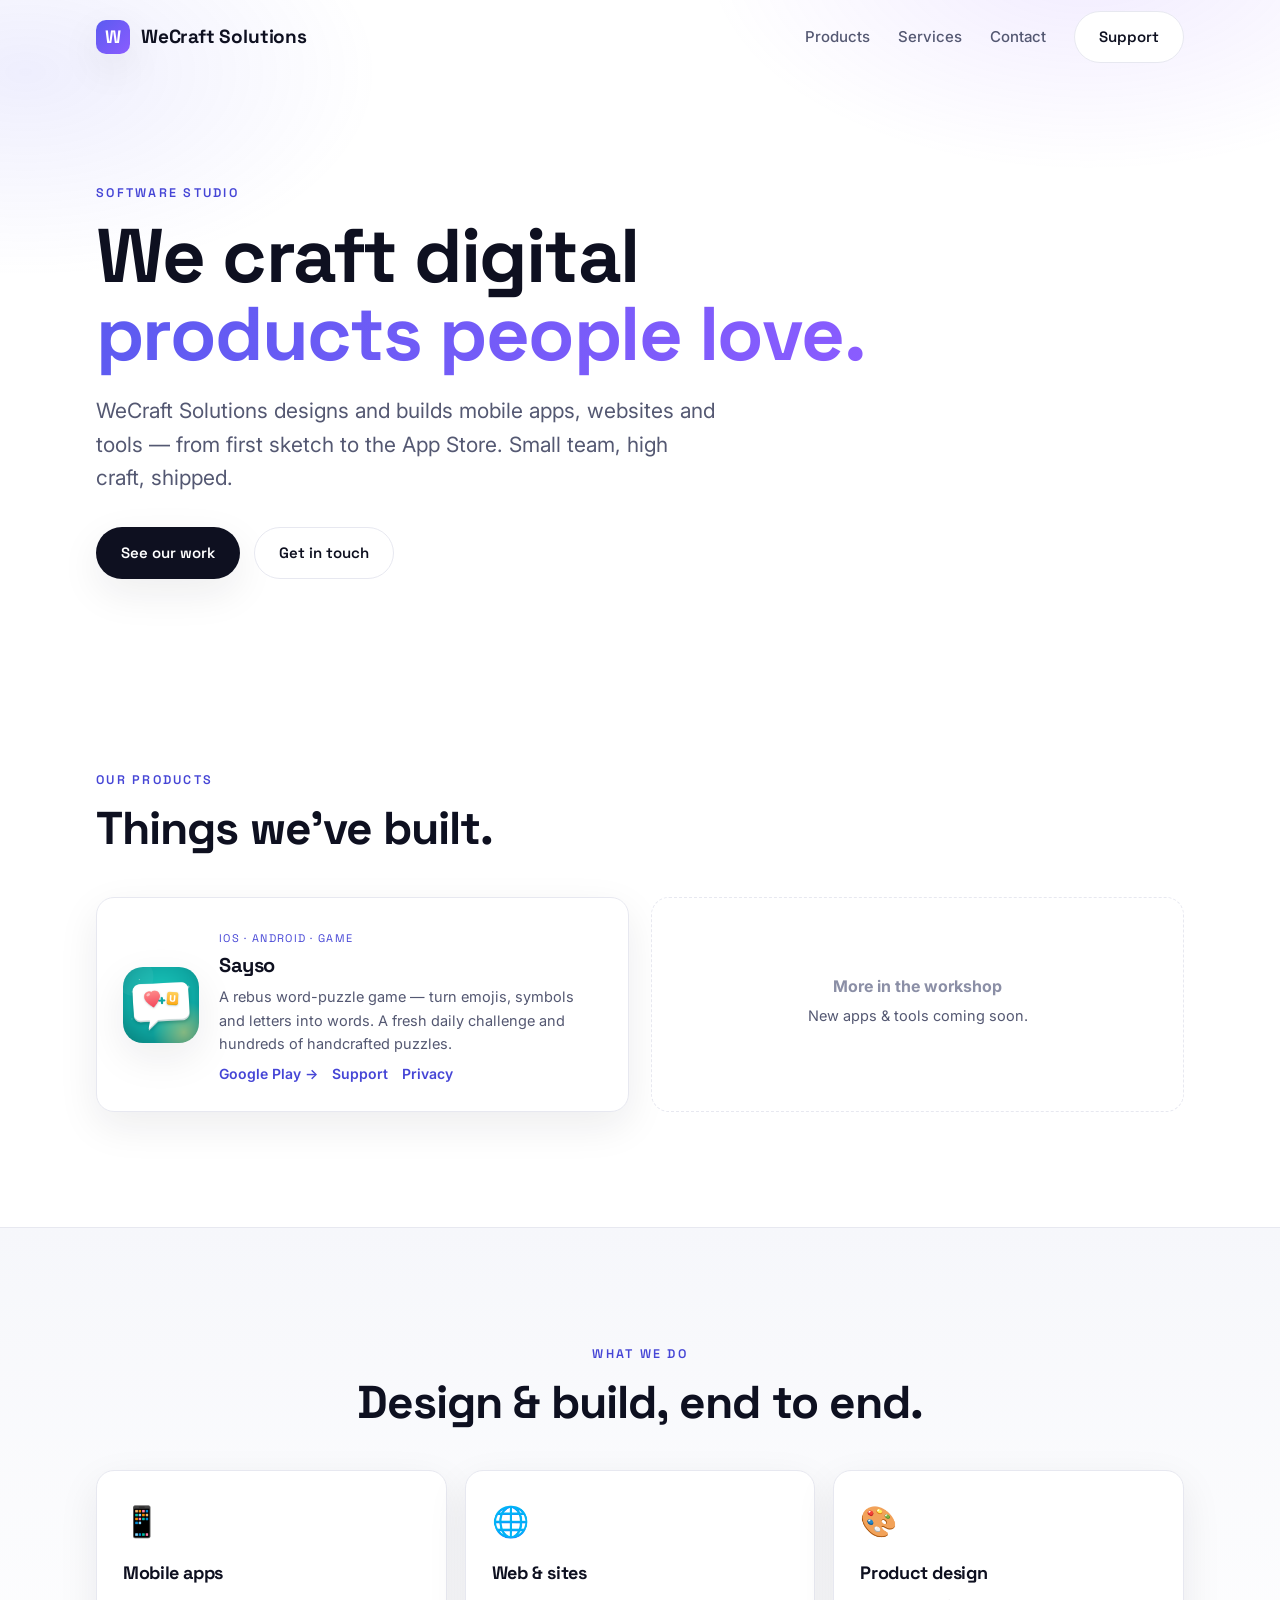
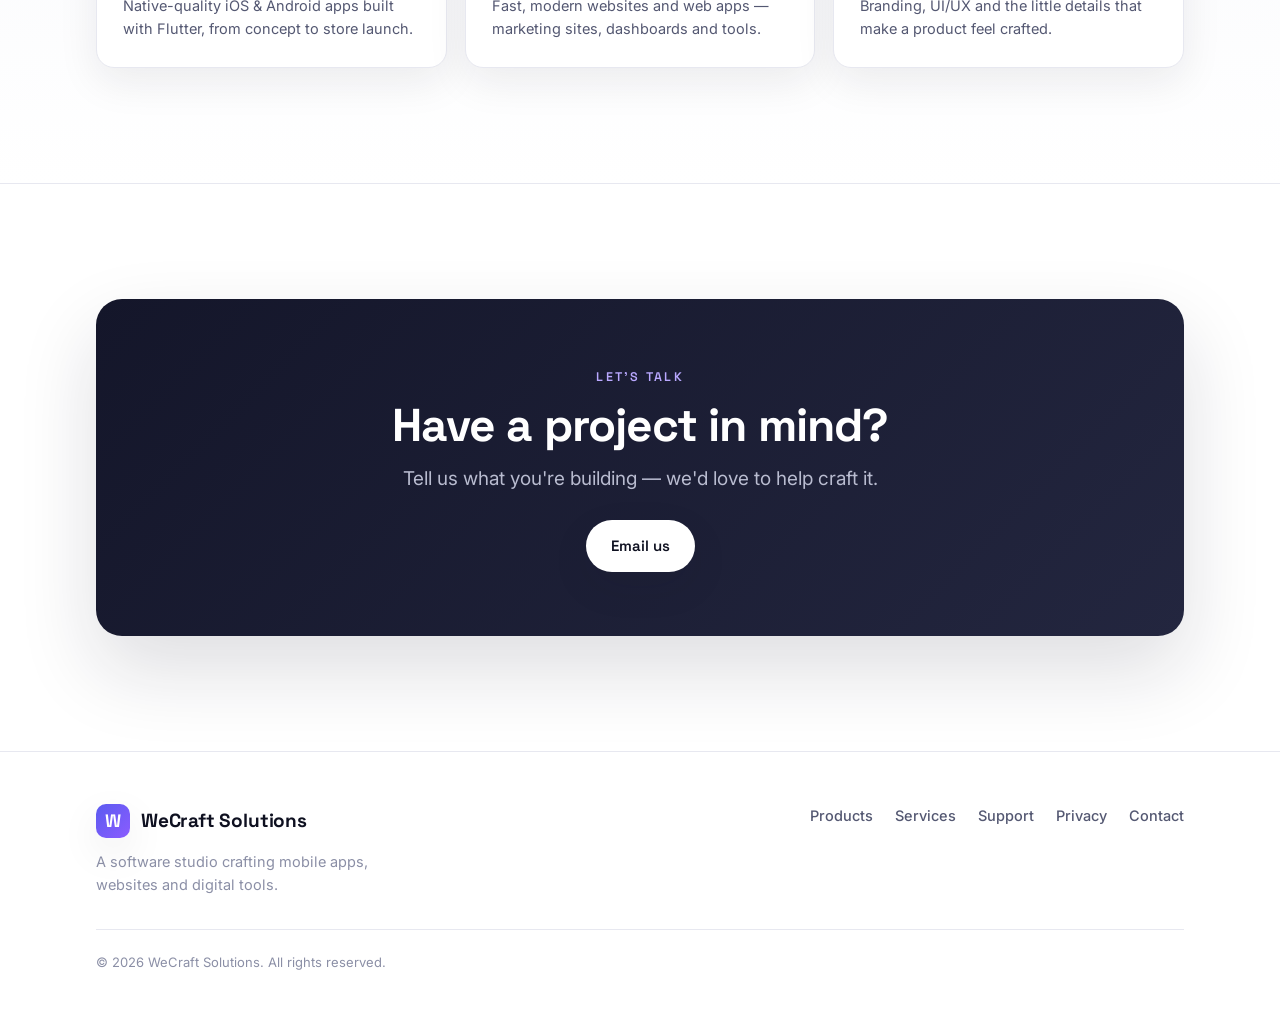
<file: index.html>
<!DOCTYPE html>
<html lang="en">
<head>
  <meta charset="UTF-8" />
  <meta name="viewport" content="width=device-width, initial-scale=1.0" />
  <title>WeCraft Solutions — We craft digital products</title>
  <meta name="description" content="WeCraft Solutions is a software studio crafting mobile apps, websites and digital tools. Makers of Sayso, the rebus puzzle game." />
  <meta property="og:title" content="WeCraft Solutions" />
  <meta property="og:description" content="A software studio crafting mobile apps, websites and digital tools." />
  <link rel="icon" href="assets/sayso-icon.png" />
  <link rel="preconnect" href="https://fonts.googleapis.com" />
  <link rel="preconnect" href="https://fonts.gstatic.com" crossorigin />
  <link href="https://fonts.googleapis.com/css2?family=Inter:wght@400;500;600;700&family=Space+Grotesk:wght@500;600;700&display=swap" rel="stylesheet" />
  <link rel="stylesheet" href="styles.css" />
</head>
<body>
  <header class="nav" id="nav">
    <div class="wrap nav-inner">
      <a class="brand" href="index.html"><span class="mark">W</span> WeCraft Solutions</a>
      <nav class="nav-links" id="navLinks">
        <a href="#products">Products</a>
        <a href="#services">Services</a>
        <a href="#contact">Contact</a>
        <a class="btn ghost" href="support.html">Support</a>
      </nav>
      <button class="nav-toggle" id="navToggle" aria-label="Menu"><span></span><span></span><span></span></button>
    </div>
  </header>

  <!-- HERO -->
  <section class="hero">
    <div class="wrap">
      <span class="eyebrow" data-h>Software studio</span>
      <h1 data-h>We craft digital<br /><span class="grad">products people love.</span></h1>
      <p class="sub" data-h>WeCraft Solutions designs and builds mobile apps, websites and tools — from first sketch to the App Store. Small team, high craft, shipped.</p>
      <div class="hero-cta" data-h>
        <a class="btn solid" href="#products">See our work</a>
        <a class="btn ghost" href="#contact">Get in touch</a>
      </div>
    </div>
  </section>

  <!-- PRODUCTS -->
  <section class="section" id="products">
    <div class="wrap">
      <span class="eyebrow" data-h>Our products</span>
      <h2 data-h>Things we've built.</h2>
      <div class="products">
        <div class="product" data-h>
          <img src="assets/sayso-icon.png" alt="Sayso app icon" />
          <div>
            <span class="tag">iOS · Android · Game</span>
            <h3>Sayso</h3>
            <p>A rebus word-puzzle game — turn emojis, symbols and letters into words. A fresh daily challenge and hundreds of handcrafted puzzles.</p>
            <div class="links">
              <a href="#">Google Play →</a>
              <a href="support.html">Support</a>
              <a href="privacy.html">Privacy</a>
            </div>
          </div>
        </div>
        <div class="product soon" data-h>
          <div><strong>More in the workshop</strong><p>New apps &amp; tools coming soon.</p></div>
        </div>
      </div>
    </div>
  </section>

  <!-- SERVICES -->
  <section class="section band" id="services">
    <div class="wrap">
      <span class="eyebrow center" data-h>What we do</span>
      <h2 class="center" data-h>Design &amp; build, end to end.</h2>
      <div class="services">
        <div class="svc" data-h><div class="em">📱</div><h3>Mobile apps</h3><p>Native-quality iOS &amp; Android apps built with Flutter, from concept to store launch.</p></div>
        <div class="svc" data-h><div class="em">🌐</div><h3>Web &amp; sites</h3><p>Fast, modern websites and web apps — marketing sites, dashboards and tools.</p></div>
        <div class="svc" data-h><div class="em">🎨</div><h3>Product design</h3><p>Branding, UI/UX and the little details that make a product feel crafted.</p></div>
      </div>
    </div>
  </section>

  <!-- CONTACT -->
  <section class="section" id="contact">
    <div class="wrap" data-h>
      <div class="contact-card">
        <span class="eyebrow" style="color:#b9a8ff;">Let's talk</span>
        <h2>Have a project in mind?</h2>
        <p class="lead">Tell us what you're building — we'd love to help craft it.</p>
        <a class="btn solid" href="mailto:hassinewassef@gmail.com?subject=WeCraft%20Solutions%20—%20Project">Email us</a>
      </div>
    </div>
  </section>

  <footer>
    <div class="wrap foot-grid">
      <div><div class="brand"><span class="mark">W</span> WeCraft Solutions</div><p class="foot-tag">A software studio crafting mobile apps, websites and digital tools.</p></div>
      <div class="foot-links">
        <a href="#products">Products</a>
        <a href="#services">Services</a>
        <a href="support.html">Support</a>
        <a href="privacy.html">Privacy</a>
        <a href="mailto:hassinewassef@gmail.com">Contact</a>
      </div>
    </div>
    <div class="wrap"><div class="copy">© 2026 WeCraft Solutions. All rights reserved.</div></div>
  </footer>

  <script type="module" src="main.js"></script>
</body>
</html>
</file>
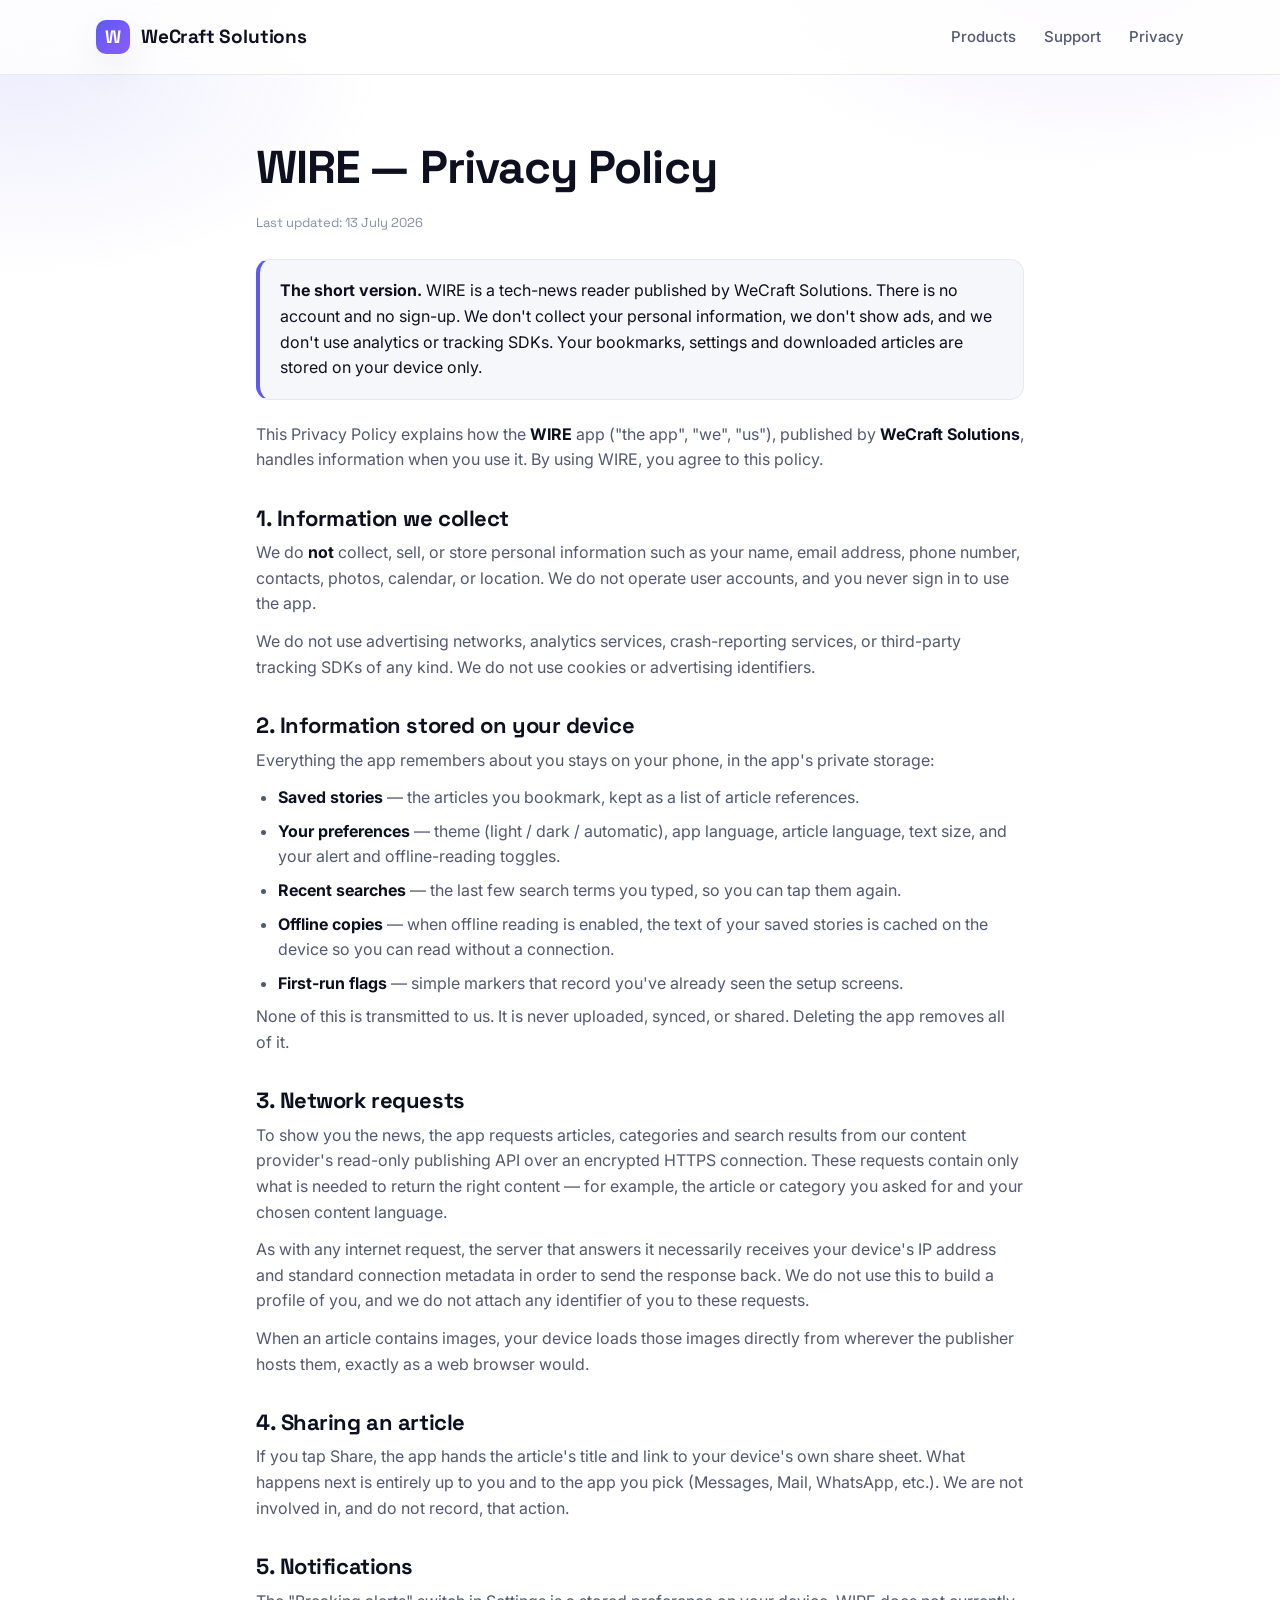
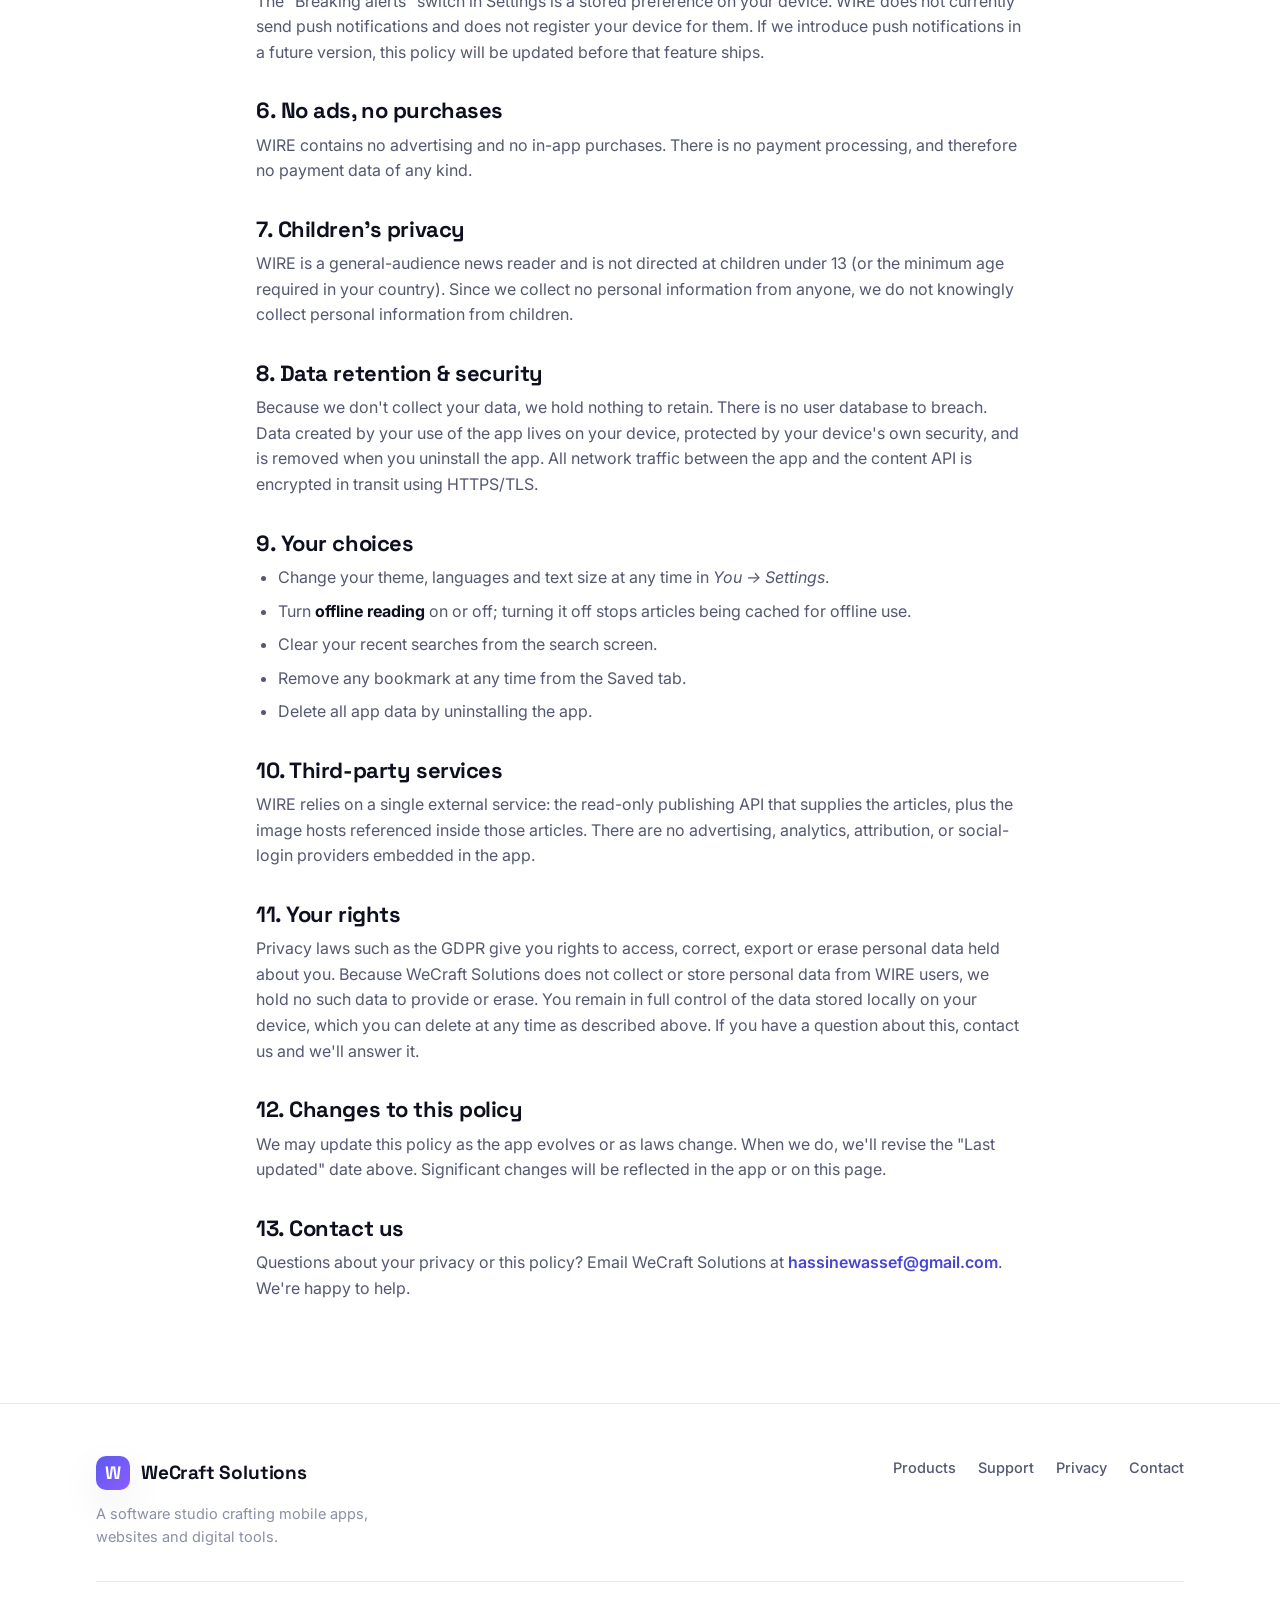
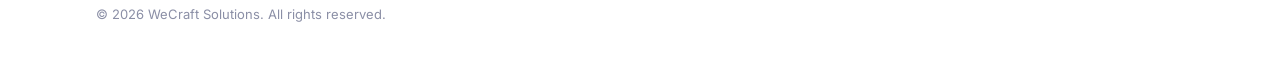
<file: wire/privacy/index.html>
<!DOCTYPE html>
<html lang="en">
<head>
  <meta charset="UTF-8" />
  <meta name="viewport" content="width=device-width, initial-scale=1.0" />
  <title>WIRE Privacy Policy — WeCraft Solutions</title>
  <meta name="description" content="Privacy policy for WIRE, the tech newsstand app by WeCraft Solutions. No account, no ads, no tracking — your reading stays on your device." />
  <link rel="icon" href="../../assets/wire-icon.png" />
  <link rel="preconnect" href="https://fonts.googleapis.com" />
  <link rel="preconnect" href="https://fonts.gstatic.com" crossorigin />
  <link href="https://fonts.googleapis.com/css2?family=Inter:wght@400;500;600;700&family=Space+Grotesk:wght@500;600;700&display=swap" rel="stylesheet" />
  <link rel="stylesheet" href="../../styles.css" />
</head>
<body>
  <header class="nav scrolled" id="nav">
    <div class="wrap nav-inner">
      <a class="brand" href="../../index.html"><span class="mark">W</span> WeCraft Solutions</a>
      <nav class="nav-links" id="navLinks">
        <a href="../../index.html#products">Products</a>
        <a href="../../support.html">Support</a>
        <a href="../../privacy.html">Privacy</a>
      </nav>
      <button class="nav-toggle" id="navToggle" aria-label="Menu"><span></span><span></span><span></span></button>
    </div>
  </header>

  <main class="legal">
    <div class="wrap">
      <h1>WIRE — Privacy Policy</h1>
      <p class="updated">Last updated: 13 July 2026</p>

      <div class="callout">
        <p><strong>The short version.</strong> WIRE is a tech-news reader published by WeCraft Solutions. There is no account and no sign-up. We don't collect your personal information, we don't show ads, and we don't use analytics or tracking SDKs. Your bookmarks, settings and downloaded articles are stored on your device only.</p>
      </div>

      <p>This Privacy Policy explains how the <strong>WIRE</strong> app ("the app", "we", "us"), published by <strong>WeCraft Solutions</strong>, handles information when you use it. By using WIRE, you agree to this policy.</p>

      <h2>1. Information we collect</h2>
      <p>We do <strong>not</strong> collect, sell, or store personal information such as your name, email address, phone number, contacts, photos, calendar, or location. We do not operate user accounts, and you never sign in to use the app.</p>
      <p>We do not use advertising networks, analytics services, crash-reporting services, or third-party tracking SDKs of any kind. We do not use cookies or advertising identifiers.</p>

      <h2>2. Information stored on your device</h2>
      <p>Everything the app remembers about you stays on your phone, in the app's private storage:</p>
      <ul>
        <li><strong>Saved stories</strong> — the articles you bookmark, kept as a list of article references.</li>
        <li><strong>Your preferences</strong> — theme (light / dark / automatic), app language, article language, text size, and your alert and offline-reading toggles.</li>
        <li><strong>Recent searches</strong> — the last few search terms you typed, so you can tap them again.</li>
        <li><strong>Offline copies</strong> — when offline reading is enabled, the text of your saved stories is cached on the device so you can read without a connection.</li>
        <li><strong>First-run flags</strong> — simple markers that record you've already seen the setup screens.</li>
      </ul>
      <p>None of this is transmitted to us. It is never uploaded, synced, or shared. Deleting the app removes all of it.</p>

      <h2>3. Network requests</h2>
      <p>To show you the news, the app requests articles, categories and search results from our content provider's read-only publishing API over an encrypted HTTPS connection. These requests contain only what is needed to return the right content — for example, the article or category you asked for and your chosen content language.</p>
      <p>As with any internet request, the server that answers it necessarily receives your device's IP address and standard connection metadata in order to send the response back. We do not use this to build a profile of you, and we do not attach any identifier of you to these requests.</p>
      <p>When an article contains images, your device loads those images directly from wherever the publisher hosts them, exactly as a web browser would.</p>

      <h2>4. Sharing an article</h2>
      <p>If you tap Share, the app hands the article's title and link to your device's own share sheet. What happens next is entirely up to you and to the app you pick (Messages, Mail, WhatsApp, etc.). We are not involved in, and do not record, that action.</p>

      <h2>5. Notifications</h2>
      <p>The "Breaking alerts" switch in Settings is a stored preference on your device. WIRE does not currently send push notifications and does not register your device for them. If we introduce push notifications in a future version, this policy will be updated before that feature ships.</p>

      <h2>6. No ads, no purchases</h2>
      <p>WIRE contains no advertising and no in-app purchases. There is no payment processing, and therefore no payment data of any kind.</p>

      <h2>7. Children's privacy</h2>
      <p>WIRE is a general-audience news reader and is not directed at children under 13 (or the minimum age required in your country). Since we collect no personal information from anyone, we do not knowingly collect personal information from children.</p>

      <h2>8. Data retention &amp; security</h2>
      <p>Because we don't collect your data, we hold nothing to retain. There is no user database to breach. Data created by your use of the app lives on your device, protected by your device's own security, and is removed when you uninstall the app. All network traffic between the app and the content API is encrypted in transit using HTTPS/TLS.</p>

      <h2>9. Your choices</h2>
      <ul>
        <li>Change your theme, languages and text size at any time in <em>You → Settings</em>.</li>
        <li>Turn <strong>offline reading</strong> on or off; turning it off stops articles being cached for offline use.</li>
        <li>Clear your recent searches from the search screen.</li>
        <li>Remove any bookmark at any time from the Saved tab.</li>
        <li>Delete all app data by uninstalling the app.</li>
      </ul>

      <h2>10. Third-party services</h2>
      <p>WIRE relies on a single external service: the read-only publishing API that supplies the articles, plus the image hosts referenced inside those articles. There are no advertising, analytics, attribution, or social-login providers embedded in the app.</p>

      <h2>11. Your rights</h2>
      <p>Privacy laws such as the GDPR give you rights to access, correct, export or erase personal data held about you. Because WeCraft Solutions does not collect or store personal data from WIRE users, we hold no such data to provide or erase. You remain in full control of the data stored locally on your device, which you can delete at any time as described above. If you have a question about this, contact us and we'll answer it.</p>

      <h2>12. Changes to this policy</h2>
      <p>We may update this policy as the app evolves or as laws change. When we do, we'll revise the "Last updated" date above. Significant changes will be reflected in the app or on this page.</p>

      <h2>13. Contact us</h2>
      <p>Questions about your privacy or this policy? Email WeCraft Solutions at <a href="mailto:hassinewassef@gmail.com">hassinewassef@gmail.com</a>. We're happy to help.</p>
    </div>
  </main>

  <footer>
    <div class="wrap foot-grid">
      <div><div class="brand"><span class="mark">W</span> WeCraft Solutions</div><p class="foot-tag">A software studio crafting mobile apps, websites and digital tools.</p></div>
      <div class="foot-links">
        <a href="../../index.html#products">Products</a>
        <a href="../../support.html">Support</a>
        <a href="../../privacy.html">Privacy</a>
        <a href="mailto:hassinewassef@gmail.com">Contact</a>
      </div>
    </div>
    <div class="wrap"><div class="copy">© 2026 WeCraft Solutions. All rights reserved.</div></div>
  </footer>

  <script type="module" src="../../main.js"></script>
</body>
</html>
</file>
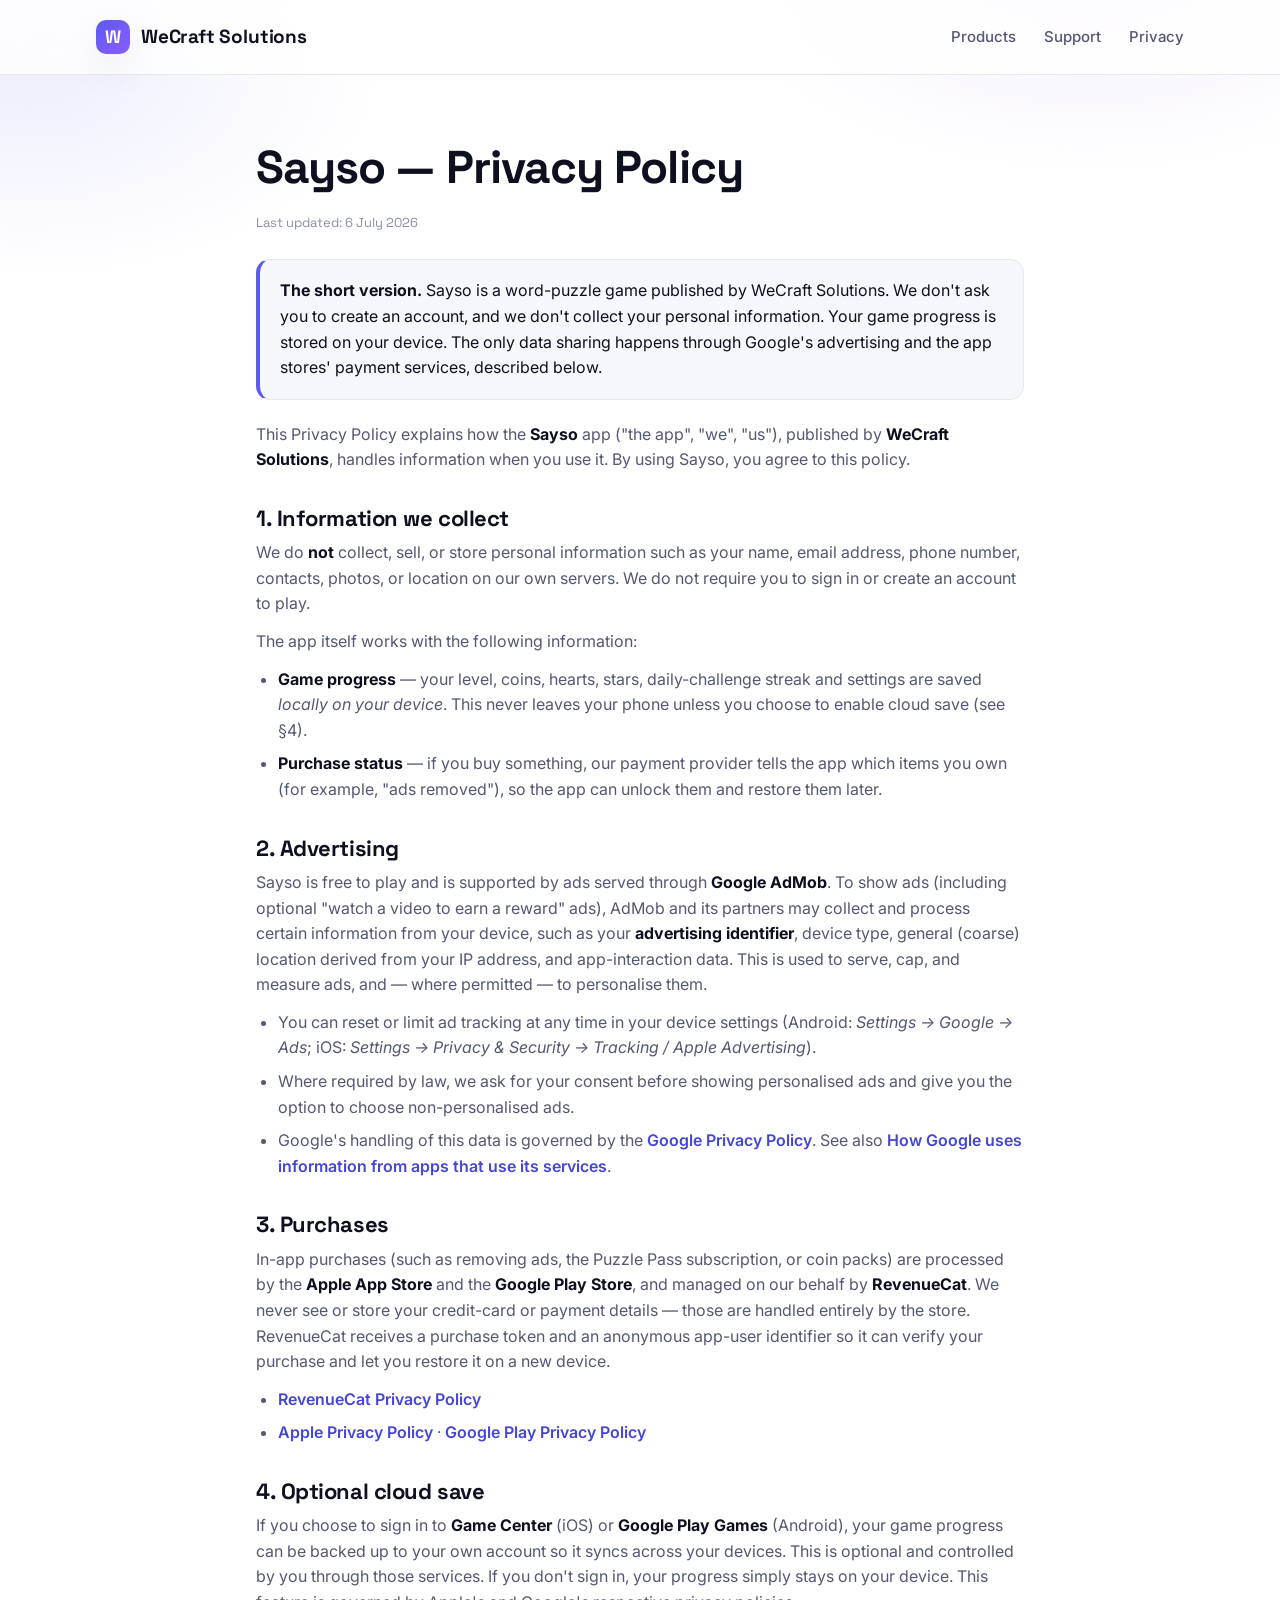
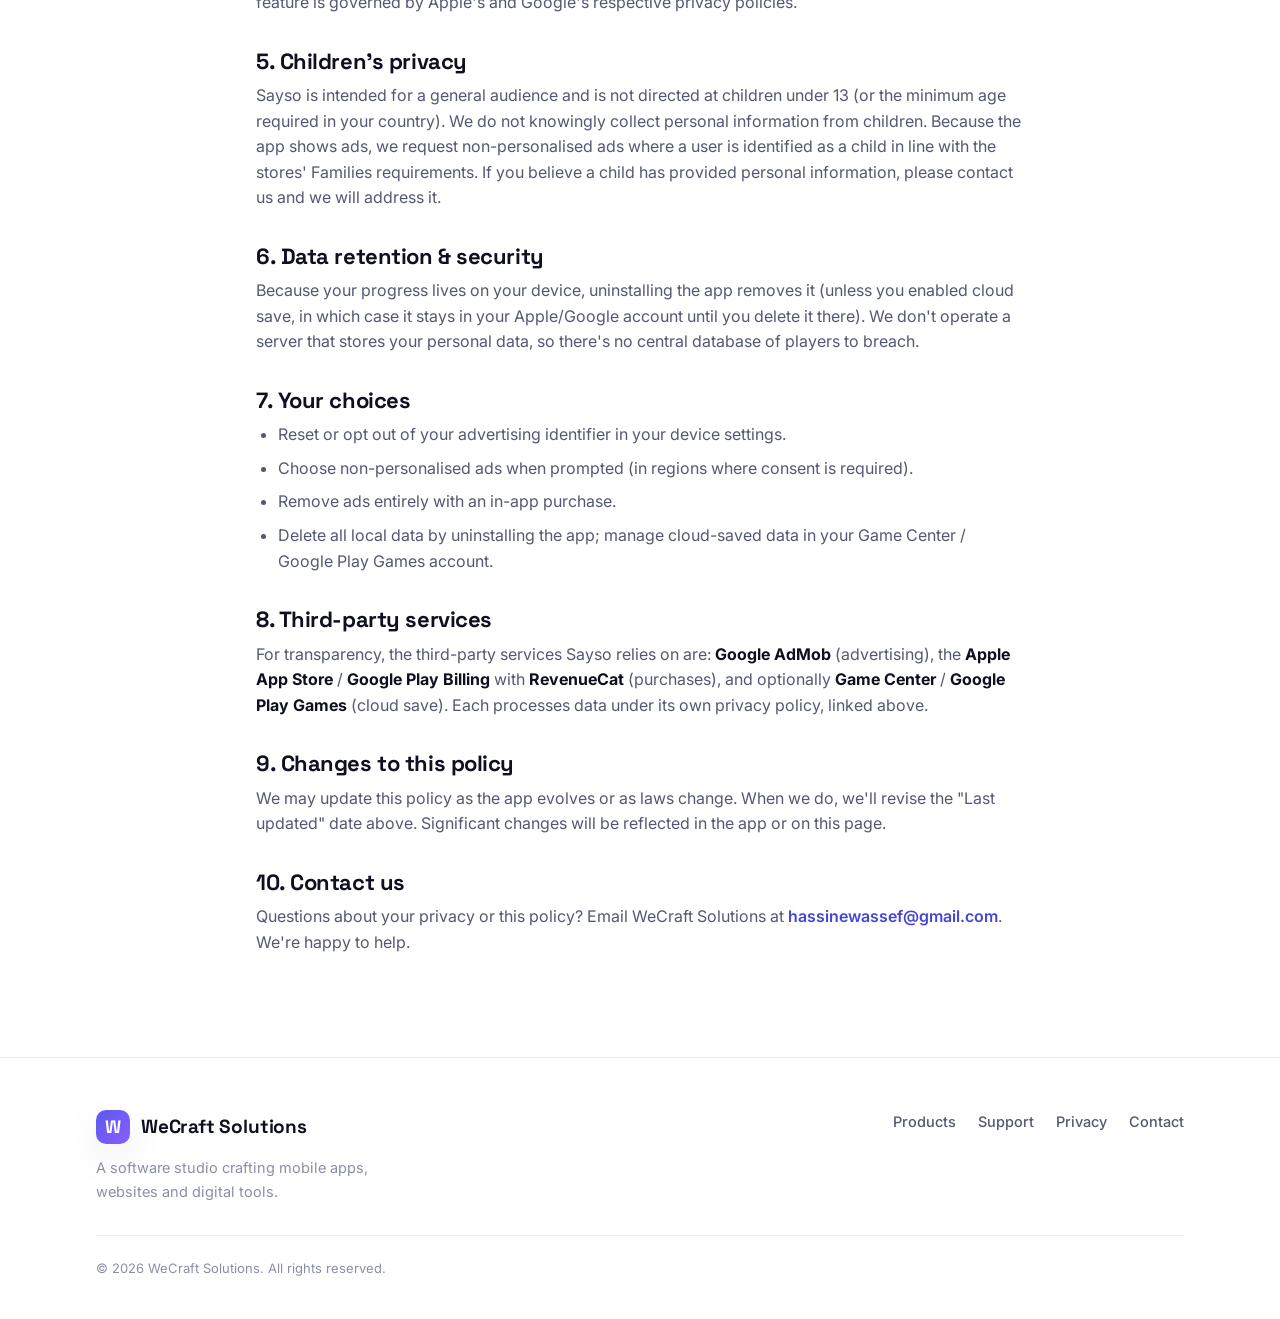
<file: privacy.html>
<!DOCTYPE html>
<html lang="en">
<head>
  <meta charset="UTF-8" />
  <meta name="viewport" content="width=device-width, initial-scale=1.0" />
  <title>Sayso Privacy Policy — WeCraft Solutions</title>
  <meta name="description" content="Privacy policy for Sayso, a rebus puzzle game by WeCraft Solutions. We don't collect personal information; your progress stays on your device." />
  <link rel="icon" href="assets/sayso-icon.png" />
  <link rel="preconnect" href="https://fonts.googleapis.com" />
  <link rel="preconnect" href="https://fonts.gstatic.com" crossorigin />
  <link href="https://fonts.googleapis.com/css2?family=Inter:wght@400;500;600;700&family=Space+Grotesk:wght@500;600;700&display=swap" rel="stylesheet" />
  <link rel="stylesheet" href="styles.css" />
</head>
<body>
  <header class="nav scrolled" id="nav">
    <div class="wrap nav-inner">
      <a class="brand" href="index.html"><span class="mark">W</span> WeCraft Solutions</a>
      <nav class="nav-links" id="navLinks">
        <a href="index.html#products">Products</a>
        <a href="support.html">Support</a>
        <a href="privacy.html">Privacy</a>
      </nav>
      <button class="nav-toggle" id="navToggle" aria-label="Menu"><span></span><span></span><span></span></button>
    </div>
  </header>

  <main class="legal">
    <div class="wrap">
      <h1>Sayso — Privacy Policy</h1>
      <p class="updated">Last updated: 6 July 2026</p>

      <div class="callout">
        <p><strong>The short version.</strong> Sayso is a word-puzzle game published by WeCraft Solutions. We don't ask you to create an account, and we don't collect your personal information. Your game progress is stored on your device. The only data sharing happens through Google's advertising and the app stores' payment services, described below.</p>
      </div>

      <p>This Privacy Policy explains how the <strong>Sayso</strong> app ("the app", "we", "us"), published by <strong>WeCraft Solutions</strong>, handles information when you use it. By using Sayso, you agree to this policy.</p>

      <h2>1. Information we collect</h2>
      <p>We do <strong>not</strong> collect, sell, or store personal information such as your name, email address, phone number, contacts, photos, or location on our own servers. We do not require you to sign in or create an account to play.</p>
      <p>The app itself works with the following information:</p>
      <ul>
        <li><strong>Game progress</strong> — your level, coins, hearts, stars, daily-challenge streak and settings are saved <em>locally on your device</em>. This never leaves your phone unless you choose to enable cloud save (see §4).</li>
        <li><strong>Purchase status</strong> — if you buy something, our payment provider tells the app which items you own (for example, "ads removed"), so the app can unlock them and restore them later.</li>
      </ul>

      <h2>2. Advertising</h2>
      <p>Sayso is free to play and is supported by ads served through <strong>Google AdMob</strong>. To show ads (including optional "watch a video to earn a reward" ads), AdMob and its partners may collect and process certain information from your device, such as your <strong>advertising identifier</strong>, device type, general (coarse) location derived from your IP address, and app-interaction data. This is used to serve, cap, and measure ads, and — where permitted — to personalise them.</p>
      <ul>
        <li>You can reset or limit ad tracking at any time in your device settings (Android: <em>Settings → Google → Ads</em>; iOS: <em>Settings → Privacy &amp; Security → Tracking / Apple Advertising</em>).</li>
        <li>Where required by law, we ask for your consent before showing personalised ads and give you the option to choose non-personalised ads.</li>
        <li>Google's handling of this data is governed by the <a href="https://policies.google.com/privacy" target="_blank" rel="noopener">Google Privacy Policy</a>. See also <a href="https://support.google.com/admob/answer/6128543" target="_blank" rel="noopener">How Google uses information from apps that use its services</a>.</li>
      </ul>

      <h2>3. Purchases</h2>
      <p>In-app purchases (such as removing ads, the Puzzle Pass subscription, or coin packs) are processed by the <strong>Apple App Store</strong> and the <strong>Google Play Store</strong>, and managed on our behalf by <strong>RevenueCat</strong>. We never see or store your credit-card or payment details — those are handled entirely by the store. RevenueCat receives a purchase token and an anonymous app-user identifier so it can verify your purchase and let you restore it on a new device.</p>
      <ul>
        <li><a href="https://www.revenuecat.com/privacy" target="_blank" rel="noopener">RevenueCat Privacy Policy</a></li>
        <li><a href="https://www.apple.com/legal/privacy/" target="_blank" rel="noopener">Apple Privacy Policy</a> · <a href="https://policies.google.com/privacy" target="_blank" rel="noopener">Google Play Privacy Policy</a></li>
      </ul>

      <h2>4. Optional cloud save</h2>
      <p>If you choose to sign in to <strong>Game Center</strong> (iOS) or <strong>Google Play Games</strong> (Android), your game progress can be backed up to your own account so it syncs across your devices. This is optional and controlled by you through those services. If you don't sign in, your progress simply stays on your device. This feature is governed by Apple's and Google's respective privacy policies.</p>

      <h2>5. Children's privacy</h2>
      <p>Sayso is intended for a general audience and is not directed at children under 13 (or the minimum age required in your country). We do not knowingly collect personal information from children. Because the app shows ads, we request non-personalised ads where a user is identified as a child in line with the stores' Families requirements. If you believe a child has provided personal information, please contact us and we will address it.</p>

      <h2>6. Data retention &amp; security</h2>
      <p>Because your progress lives on your device, uninstalling the app removes it (unless you enabled cloud save, in which case it stays in your Apple/Google account until you delete it there). We don't operate a server that stores your personal data, so there's no central database of players to breach.</p>

      <h2>7. Your choices</h2>
      <ul>
        <li>Reset or opt out of your advertising identifier in your device settings.</li>
        <li>Choose non-personalised ads when prompted (in regions where consent is required).</li>
        <li>Remove ads entirely with an in-app purchase.</li>
        <li>Delete all local data by uninstalling the app; manage cloud-saved data in your Game Center / Google Play Games account.</li>
      </ul>

      <h2>8. Third-party services</h2>
      <p>For transparency, the third-party services Sayso relies on are: <strong>Google AdMob</strong> (advertising), the <strong>Apple App Store</strong> / <strong>Google Play Billing</strong> with <strong>RevenueCat</strong> (purchases), and optionally <strong>Game Center</strong> / <strong>Google Play Games</strong> (cloud save). Each processes data under its own privacy policy, linked above.</p>

      <h2>9. Changes to this policy</h2>
      <p>We may update this policy as the app evolves or as laws change. When we do, we'll revise the "Last updated" date above. Significant changes will be reflected in the app or on this page.</p>

      <h2>10. Contact us</h2>
      <p>Questions about your privacy or this policy? Email WeCraft Solutions at <a href="mailto:hassinewassef@gmail.com">hassinewassef@gmail.com</a>. We're happy to help.</p>
    </div>
  </main>

  <footer>
    <div class="wrap foot-grid">
      <div><div class="brand"><span class="mark">W</span> WeCraft Solutions</div><p class="foot-tag">A software studio crafting mobile apps, websites and digital tools.</p></div>
      <div class="foot-links">
        <a href="index.html#products">Products</a>
        <a href="support.html">Support</a>
        <a href="privacy.html">Privacy</a>
        <a href="mailto:hassinewassef@gmail.com">Contact</a>
      </div>
    </div>
    <div class="wrap"><div class="copy">© 2026 WeCraft Solutions. All rights reserved.</div></div>
  </footer>

  <script type="module" src="main.js"></script>
</body>
</html>
</file>
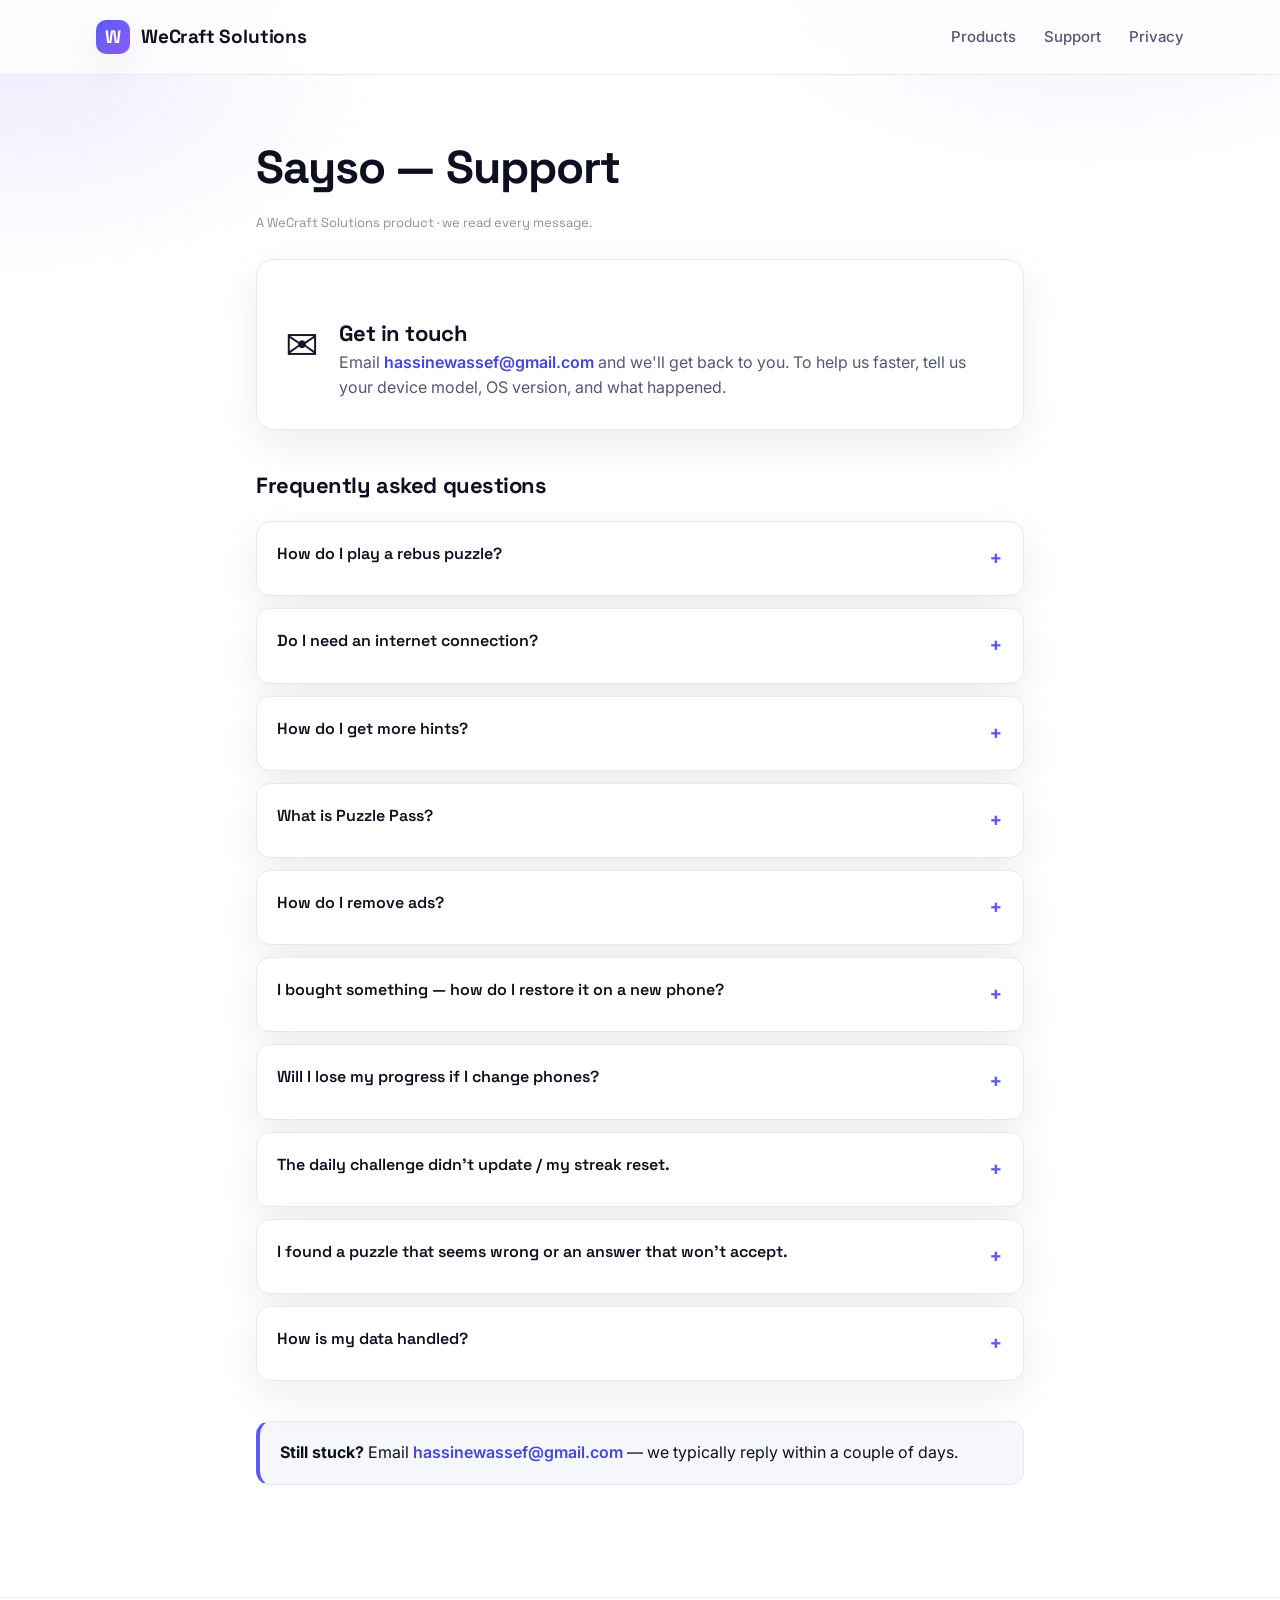
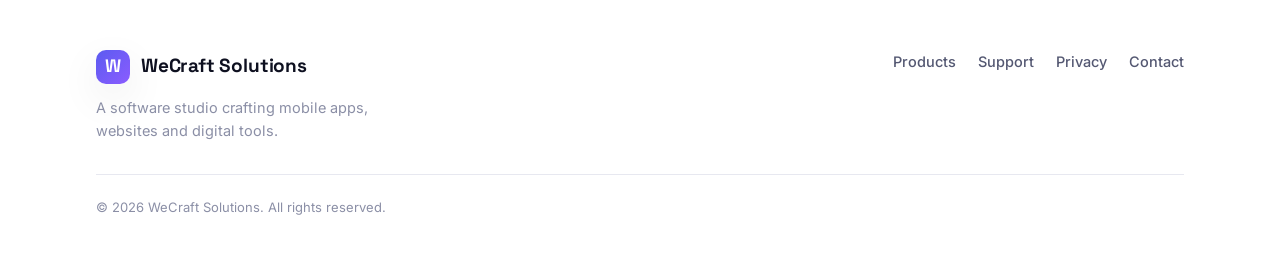
<file: support.html>
<!DOCTYPE html>
<html lang="en">
<head>
  <meta charset="UTF-8" />
  <meta name="viewport" content="width=device-width, initial-scale=1.0" />
  <title>Sayso Support — WeCraft Solutions</title>
  <meta name="description" content="Help and support for Sayso, the rebus puzzle game by WeCraft Solutions. FAQs and how to reach us." />
  <link rel="icon" href="assets/sayso-icon.png" />
  <link rel="preconnect" href="https://fonts.googleapis.com" />
  <link rel="preconnect" href="https://fonts.gstatic.com" crossorigin />
  <link href="https://fonts.googleapis.com/css2?family=Inter:wght@400;500;600;700&family=Space+Grotesk:wght@500;600;700&display=swap" rel="stylesheet" />
  <link rel="stylesheet" href="styles.css" />
</head>
<body>
  <header class="nav scrolled" id="nav">
    <div class="wrap nav-inner">
      <a class="brand" href="index.html"><span class="mark">W</span> WeCraft Solutions</a>
      <nav class="nav-links" id="navLinks">
        <a href="index.html#products">Products</a>
        <a href="support.html">Support</a>
        <a href="privacy.html">Privacy</a>
      </nav>
      <button class="nav-toggle" id="navToggle" aria-label="Menu"><span></span><span></span><span></span></button>
    </div>
  </header>

  <main class="legal">
    <div class="wrap">
      <h1>Sayso — Support</h1>
      <p class="updated">A WeCraft Solutions product · we read every message.</p>

      <div class="support-card">
        <span class="em">✉️</span>
        <div>
          <h2>Get in touch</h2>
          <p style="margin:0;">Email <a href="mailto:hassinewassef@gmail.com?subject=Sayso%20Support">hassinewassef@gmail.com</a> and we'll get back to you. To help us faster, tell us your device model, OS version, and what happened.</p>
        </div>
      </div>

      <h2 style="margin-top:44px;">Frequently asked questions</h2>
      <div class="faq">
        <details>
          <summary>How do I play a rebus puzzle?</summary>
          <p>Each puzzle shows a mix of emojis, symbols and letters that combine into a word or phrase. Read the clue, then tap the on-screen letters to spell your answer. Watch for details — the order, size, colour and direction of the elements can all be part of the puzzle. For example, a bee + "4" spells "before".</p>
        </details>
        <details>
          <summary>Do I need an internet connection?</summary>
          <p>No. Sayso is fully playable offline. You only need a connection to load ads and to sync cloud saves if you've enabled them.</p>
        </details>
        <details>
          <summary>How do I get more hints?</summary>
          <p>You earn coins by solving puzzles and completing the daily challenge, and you can spend them on hints, revealing a letter, or skipping a puzzle. When you run out of hearts, you can watch a short video to refill them, or use coins.</p>
        </details>
        <details>
          <summary>What is Puzzle Pass?</summary>
          <p>Puzzle Pass is an optional monthly subscription that removes ads, gives unlimited hints, and unlocks exclusive daily worlds. You can manage or cancel it any time in your App Store or Google Play account settings.</p>
        </details>
        <details>
          <summary>How do I remove ads?</summary>
          <p>Open the in-app Store and choose "Remove Ads" (a one-time purchase), or get Puzzle Pass, which also removes ads. After buying, ads are removed on that account/device.</p>
        </details>
        <details>
          <summary>I bought something — how do I restore it on a new phone?</summary>
          <p>Open the in-app Store and tap "Restore Purchases". As long as you're signed in to the same Apple or Google account you bought with, your purchases will come back. If anything's missing, email us and we'll sort it out.</p>
        </details>
        <details>
          <summary>Will I lose my progress if I change phones?</summary>
          <p>Your progress is saved on your device. If you sign in to Game Center (iOS) or Google Play Games (Android), it also backs up to your account and syncs to a new device automatically.</p>
        </details>
        <details>
          <summary>The daily challenge didn't update / my streak reset.</summary>
          <p>A new daily puzzle unlocks each day based on your device's date. Make sure your device date &amp; time are set to "automatic". Streaks continue as long as you complete the daily challenge each day. If something looks wrong, contact us with a screenshot.</p>
        </details>
        <details>
          <summary>I found a puzzle that seems wrong or an answer that won't accept.</summary>
          <p>Sorry about that! Please email us the puzzle (a screenshot is perfect) and the answer you expected, and we'll review and fix it in an update.</p>
        </details>
        <details>
          <summary>How is my data handled?</summary>
          <p>We don't collect personal information and there's no account to sign up for. Full details are in our <a href="privacy.html">Privacy Policy</a>.</p>
        </details>
      </div>

      <div class="callout" style="margin-top:40px;">
        <p><strong>Still stuck?</strong> Email <a href="mailto:hassinewassef@gmail.com?subject=Sayso%20Support">hassinewassef@gmail.com</a> — we typically reply within a couple of days.</p>
      </div>
    </div>
  </main>

  <footer>
    <div class="wrap foot-grid">
      <div><div class="brand"><span class="mark">W</span> WeCraft Solutions</div><p class="foot-tag">A software studio crafting mobile apps, websites and digital tools.</p></div>
      <div class="foot-links">
        <a href="index.html#products">Products</a>
        <a href="support.html">Support</a>
        <a href="privacy.html">Privacy</a>
        <a href="mailto:hassinewassef@gmail.com">Contact</a>
      </div>
    </div>
    <div class="wrap"><div class="copy">© 2026 WeCraft Solutions. All rights reserved.</div></div>
  </footer>

  <script type="module" src="main.js"></script>
</body>
</html>
</file>
<file: styles.css>
/* ======================================================================
   WeCraft Solutions — company site + product legal pages
   ====================================================================== */
:root {
  --bg: #ffffff;
  --bg-2: #f6f7fb;
  --surface: #ffffff;
  --border: #e7e8f0;
  --ink: #0e1020;
  --text-hi: #14162a;
  --text-mid: #545872;
  --text-lo: #8b8fa6;
  --accent: #5b5bf0;
  --accent-ink: #4646d6;
  --accent-2: #8b5cff;
  --maxw: 1140px;
  --r: 18px;
  --ease: cubic-bezier(.22, 1, .36, 1);
  --shadow: 0 14px 40px rgba(20, 22, 42, .08);
  --shadow-lg: 0 34px 80px rgba(20, 22, 42, .14);
}
* { box-sizing: border-box; margin: 0; padding: 0; }
html { scroll-behavior: smooth; -webkit-text-size-adjust: 100%; }
body {
  font-family: "Inter", system-ui, sans-serif;
  background: var(--bg); color: var(--text-hi); line-height: 1.6;
  overflow-x: hidden; -webkit-font-smoothing: antialiased;
}
body::before {
  content: ""; position: fixed; inset: 0; z-index: -1; pointer-events: none;
  background:
    radial-gradient(50% 40% at 85% -5%, rgba(139, 92, 255, .12), transparent 60%),
    radial-gradient(46% 38% at 2% 8%, rgba(91, 91, 240, .10), transparent 60%);
}
a { color: inherit; text-decoration: none; }
img { max-width: 100%; display: block; }
.wrap { width: 100%; max-width: var(--maxw); margin: 0 auto; padding: 0 26px; }
.center { text-align: center; }
h1, h2, h3 { font-family: "Space Grotesk", "Inter", sans-serif; letter-spacing: -.02em; }
.eyebrow { font-family: "Space Grotesk", sans-serif; font-weight: 600; font-size: 12.5px; letter-spacing: .18em; text-transform: uppercase; color: var(--accent-ink); display: inline-block; margin-bottom: 14px; }
.eyebrow.center { display: block; }
h2 { font-size: clamp(28px, 4.4vw, 46px); font-weight: 700; line-height: 1.06; color: var(--ink); }
.lead { color: var(--text-mid); font-size: clamp(16px, 2vw, 19px); max-width: 620px; margin-top: 14px; }
.center .lead { margin-inline: auto; }
.section { padding: clamp(64px, 9vw, 118px) 0; position: relative; }

/* buttons */
.btn { display: inline-flex; align-items: center; gap: 9px; padding: 13px 24px; border-radius: 999px; font-family: "Space Grotesk", sans-serif; font-weight: 600; font-size: 15px; cursor: pointer; transition: transform .25s var(--ease), background .2s, border-color .2s, color .2s; border: 1px solid transparent; }
.btn.solid { background: var(--ink); color: #fff; box-shadow: var(--shadow); }
.btn.solid:hover { transform: translateY(-2px); background: #23263f; }
.btn.ghost { border-color: var(--border); color: var(--ink); background: var(--surface); }
.btn.ghost:hover { border-color: var(--accent); color: var(--accent-ink); transform: translateY(-2px); }

/* nav */
.nav { position: sticky; top: 0; z-index: 50; transition: background .3s, border-color .3s; border-bottom: 1px solid transparent; }
.nav.scrolled { background: rgba(255, 255, 255, .8); backdrop-filter: blur(14px) saturate(150%); border-color: var(--border); }
.nav-inner { display: flex; align-items: center; justify-content: space-between; height: 74px; }
.brand { display: flex; align-items: center; gap: 11px; font-family: "Space Grotesk", sans-serif; font-weight: 700; font-size: 19px; color: var(--ink); letter-spacing: -.01em; }
.brand .mark { width: 34px; height: 34px; border-radius: 10px; background: linear-gradient(135deg, var(--accent), var(--accent-2)); display: grid; place-items: center; color: #fff; font-weight: 800; font-size: 18px; box-shadow: var(--shadow); }
.nav-links { display: flex; align-items: center; gap: 28px; }
.nav-links > a:not(.btn) { color: var(--text-mid); font-size: 15px; font-weight: 500; transition: color .2s; }
.nav-links > a:not(.btn):hover { color: var(--ink); }
.nav-toggle { display: none; flex-direction: column; gap: 5px; background: none; border: 0; cursor: pointer; padding: 8px; }
.nav-toggle span { width: 24px; height: 2px; background: var(--ink); border-radius: 2px; transition: transform .3s var(--ease), opacity .2s; }
.nav-toggle.on span:nth-child(1) { transform: translateY(7px) rotate(45deg); }
.nav-toggle.on span:nth-child(2) { opacity: 0; }
.nav-toggle.on span:nth-child(3) { transform: translateY(-7px) rotate(-45deg); }

/* hero */
.hero { padding: clamp(56px, 9vw, 104px) 0 clamp(40px, 6vw, 72px); }
.hero h1 { font-size: clamp(40px, 6.6vw, 76px); font-weight: 700; line-height: 1.02; color: var(--ink); }
.hero h1 .grad { background: linear-gradient(120deg, var(--accent), var(--accent-2)); -webkit-background-clip: text; background-clip: text; color: transparent; }
.hero .sub { font-size: clamp(17px, 2.1vw, 21px); color: var(--text-mid); max-width: 620px; margin: 22px 0 32px; }
.hero-cta { display: flex; gap: 14px; flex-wrap: wrap; }

/* products */
.products { display: grid; grid-template-columns: 1fr 1fr; gap: 22px; margin-top: 44px; }
.product { display: flex; gap: 20px; align-items: center; background: var(--surface); border: 1px solid var(--border); border-radius: var(--r); padding: 26px; box-shadow: var(--shadow); transition: transform .3s var(--ease), box-shadow .3s, border-color .3s; }
.product:hover { transform: translateY(-4px); box-shadow: var(--shadow-lg); border-color: rgba(91, 91, 240, .35); }
.product img { width: 76px; height: 76px; border-radius: 20px; box-shadow: var(--shadow); flex: 0 0 auto; }
.product h3 { font-size: 20px; color: var(--ink); font-weight: 700; }
.product .tag { font-family: "Space Grotesk", sans-serif; font-size: 11px; letter-spacing: .12em; text-transform: uppercase; color: var(--accent-ink); }
.product p { color: var(--text-mid); font-size: 14.5px; margin: 4px 0 8px; }
.product .links { display: flex; gap: 14px; font-size: 14px; font-weight: 600; }
.product .links a { color: var(--accent-ink); }
.product.soon { align-items: center; justify-content: center; text-align: center; color: var(--text-lo); border-style: dashed; box-shadow: none; }
.product.soon:hover { transform: none; box-shadow: none; border-color: var(--border); }

/* services band */
.band { background: linear-gradient(180deg, var(--bg-2), #fff); border-top: 1px solid var(--border); border-bottom: 1px solid var(--border); }
.services { display: grid; grid-template-columns: repeat(3, 1fr); gap: 18px; margin-top: 44px; }
.svc { background: var(--surface); border: 1px solid var(--border); border-radius: var(--r); padding: 26px; box-shadow: var(--shadow); }
.svc .em { font-size: 30px; }
.svc h3 { font-size: 18px; margin: 14px 0 6px; color: var(--ink); }
.svc p { color: var(--text-mid); font-size: 14.5px; }

/* contact */
.contact-card { background: linear-gradient(135deg, #14162a, #23263f); color: #fff; border-radius: 26px; padding: clamp(36px, 6vw, 64px); text-align: center; box-shadow: var(--shadow-lg); }
.contact-card h2 { color: #fff; }
.contact-card .lead { color: #b9bcd0; margin-inline: auto; }
.contact-card .btn.solid { background: #fff; color: var(--ink); margin-top: 26px; }
.contact-card .btn.solid:hover { background: #f0f0f5; }

/* footer */
footer { background: var(--surface); border-top: 1px solid var(--border); padding: 52px 0 40px; }
.foot-grid { display: flex; justify-content: space-between; gap: 30px; flex-wrap: wrap; }
.foot-tag { color: var(--text-lo); max-width: 320px; margin-top: 12px; font-size: 14.5px; }
.foot-links { display: flex; flex-wrap: wrap; gap: 22px; }
.foot-links a { color: var(--text-mid); font-size: 14.5px; font-weight: 500; transition: color .2s; }
.foot-links a:hover { color: var(--accent-ink); }
.copy { margin-top: 32px; padding-top: 22px; border-top: 1px solid var(--border); font-size: 13px; color: var(--text-lo); }

/* legal / support */
.legal { padding: 56px 0 90px; }
.legal .wrap { max-width: 820px; }
.legal h1 { font-size: clamp(30px, 5vw, 46px); font-weight: 700; color: var(--ink); }
.legal .updated { color: var(--text-lo); font-family: "Space Grotesk", sans-serif; font-size: 13px; margin: 8px 0 26px; }
.legal h2 { font-size: 22px; margin: 34px 0 10px; color: var(--ink); }
.legal p, .legal li { color: var(--text-mid); font-size: 16px; margin-bottom: 12px; }
.legal ul { padding-left: 22px; } .legal li { margin-bottom: 8px; }
.legal strong { color: var(--ink); } .legal a { color: var(--accent-ink); font-weight: 600; }
.callout { background: var(--bg-2); border: 1px solid var(--border); border-left: 4px solid var(--accent); border-radius: 14px; padding: 18px 20px; margin: 22px 0; }
.callout p { margin: 0; color: var(--ink); }
.faq { display: grid; gap: 12px; margin-top: 24px; }
.faq details { background: var(--surface); border: 1px solid var(--border); border-radius: 14px; padding: 2px 20px; box-shadow: var(--shadow); }
.faq summary { cursor: pointer; list-style: none; padding: 17px 0; font-family: "Space Grotesk", sans-serif; font-weight: 600; font-size: 16px; color: var(--ink); display: flex; justify-content: space-between; gap: 16px; }
.faq summary::-webkit-details-marker { display: none; }
.faq summary::after { content: "+"; font-size: 22px; color: var(--accent); transition: transform .25s var(--ease); }
.faq details[open] summary::after { transform: rotate(45deg); }
.faq details p { padding: 0 0 17px; margin: 0; }
.support-card { background: var(--surface); border: 1px solid var(--border); border-radius: var(--r); padding: 28px; box-shadow: var(--shadow); margin-top: 26px; display: flex; gap: 20px; align-items: center; flex-wrap: wrap; }
.support-card .em { font-size: 40px; flex: 0 0 auto; }
.support-card > div { flex: 1; min-width: 240px; }
.support-card h2 { font-size: 22px; margin-bottom: 4px; }

/* reveals */
.js [data-h] { opacity: 0; transform: translateY(26px); transition: opacity .7s var(--ease), transform .7s var(--ease); }
.js [data-h].in { opacity: 1; transform: none; }
@media (prefers-reduced-motion: reduce) { .js [data-h] { opacity: 1; transform: none; transition: none; } }

/* responsive */
@media (max-width: 900px) {
  .products, .services { grid-template-columns: 1fr; }
}
@media (max-width: 640px) {
  .nav-links { display: none; }
  .nav-toggle { display: flex; }
  .nav-links.open { display: flex; flex-direction: column; align-items: flex-start; gap: 16px; position: absolute; top: 74px; left: 0; right: 0; background: var(--bg); border-bottom: 1px solid var(--border); padding: 22px; }
}
</file>
